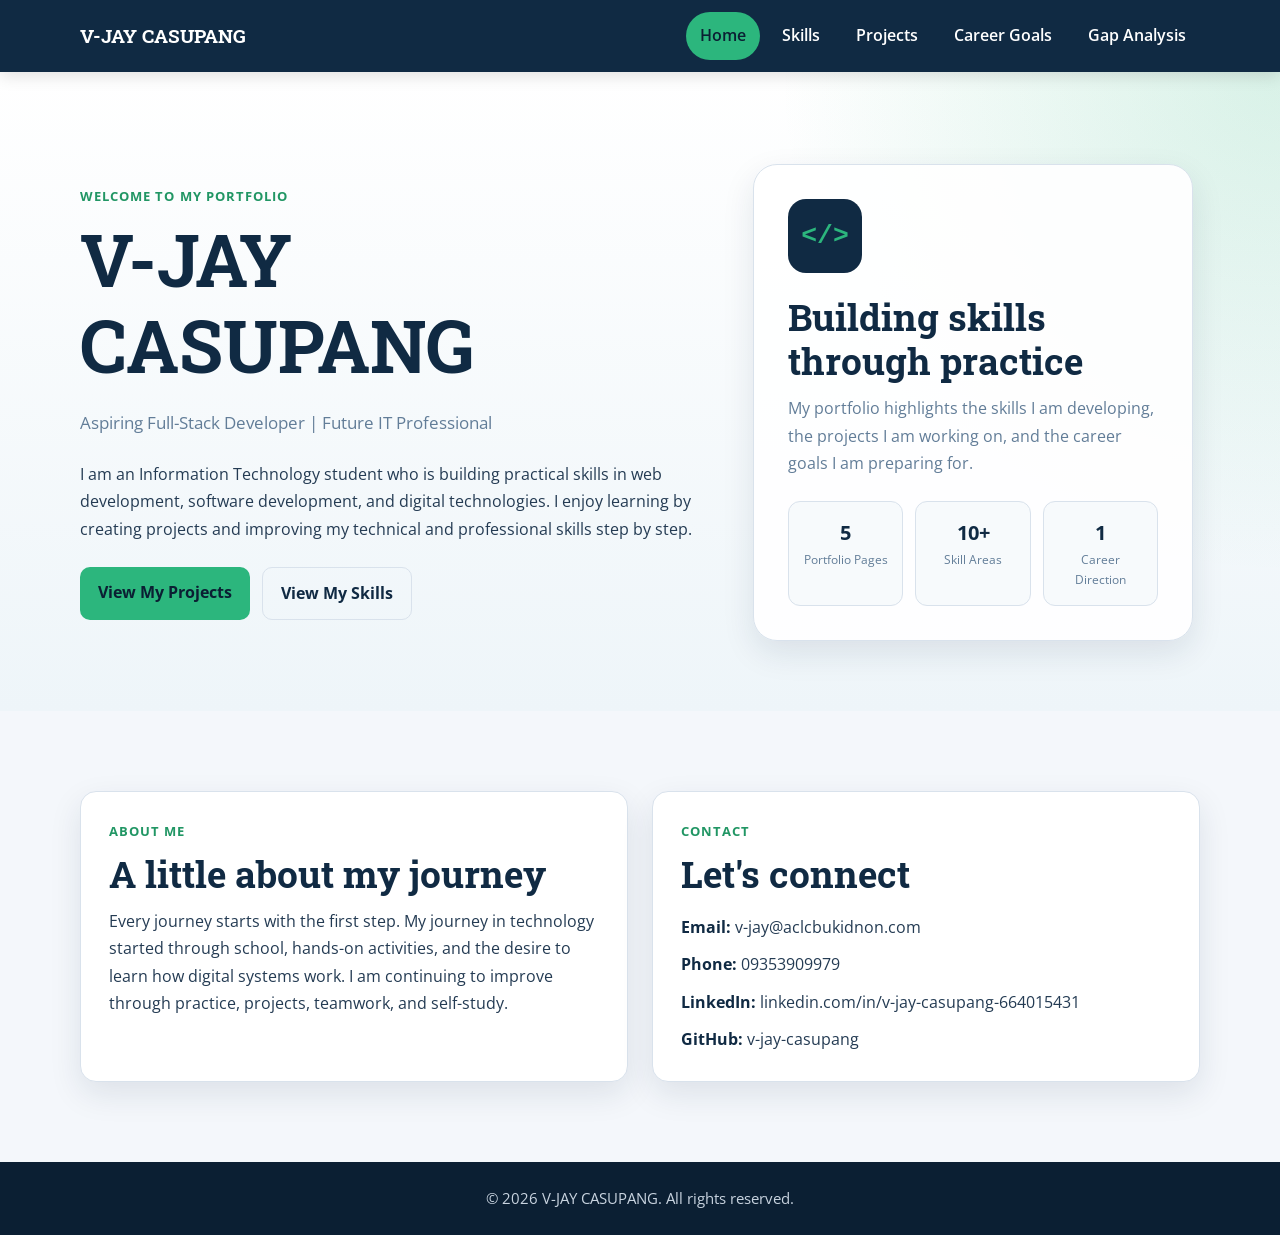
<file: index.html>
<!DOCTYPE html>
<html lang="en">
<head>
  <meta charset="UTF-8">
  <meta name="viewport" content="width=device-width, initial-scale=1.0">
  <meta name="description" content="Personal portfolio of V-JAY CASUPANG.">
  <title>V-JAY CASUPANG | Personal Portfolio</title>
  <link rel="stylesheet" href="style.css">
</head>
<body>
  <a class="skip-link" href="#main-content">Skip to content</a>
  <header class="site-header"><div class="container navbar">
    <a class="brand" href="index.html">V-JAY CASUPANG</a>
    <nav aria-label="Main navigation"><ul class="nav-links">
      <li><a class="active" href="index.html">Home</a></li>
      <li><a href="skills.html">Skills</a></li>
      <li><a href="projects.html">Projects</a></li>
      <li><a href="goals.html">Career Goals</a></li>
      <li><a href="gap-analysis.html">Gap Analysis</a></li>
    </ul></nav>
  </div></header>

  <main id="main-content">
    <section class="hero"><div class="container hero-layout">
      <div class="hero-copy">
        <div class="eyebrow">Welcome to my portfolio</div>
        <h1>V-JAY CASUPANG</h1>
        <p class="lead">Aspiring Full-Stack Developer | Future IT Professional</p>
        <p>I am an Information Technology student who is building practical skills in web development, software development, and digital technologies. I enjoy learning by creating projects and improving my technical and professional skills step by step.</p>
        <div class="hero-actions">
          <a class="button" href="projects.html">View My Projects</a>
          <a class="button secondary" href="skills.html">View My Skills</a>
        </div>
      </div>
      <div class="hero-card" aria-label="Portfolio introduction">
        <div class="hero-card-icon" aria-hidden="true">&lt;/&gt;</div>
        <h2>Building skills through practice</h2>
        <p>My portfolio highlights the skills I am developing, the projects I am working on, and the career goals I am preparing for.</p>
        <div class="hero-stat-row">
          <div><strong>5</strong><span>Portfolio Pages</span></div>
          <div><strong>10+</strong><span>Skill Areas</span></div>
          <div><strong>1</strong><span>Career Direction</span></div>
        </div>
      </div>
    </div></section>

    <section class="section"><div class="container grid grid-2">
      <div class="card"><div class="eyebrow">About Me</div><h2>A little about my journey</h2>
        <p>Every journey starts with the first step. My journey in technology started through school, hands-on activities, and the desire to learn how digital systems work. I am continuing to improve through practice, projects, teamwork, and self-study.</p>
      </div>
      <div class="card"><div class="eyebrow">Contact</div><h2>Let's connect</h2>
        <ul class="contact-list">
          <li><strong>Email:</strong> v-jay@aclcbukidnon.com</li>
          <li><strong>Phone:</strong> 09353909979</li>
          <li><strong>LinkedIn:</strong> linkedin.com/in/v-jay-casupang-664015431</li>
          <li><strong>GitHub:</strong> v-jay-casupang</li>
        </ul>
      </div>
    </div></section>
  </main>
  <footer><div class="container">&copy; <span id="year">2026</span> V-JAY CASUPANG. All rights reserved.</div></footer>
  <script>document.getElementById("year").textContent = new Date().getFullYear();</script>
</body>
</html>
</file>
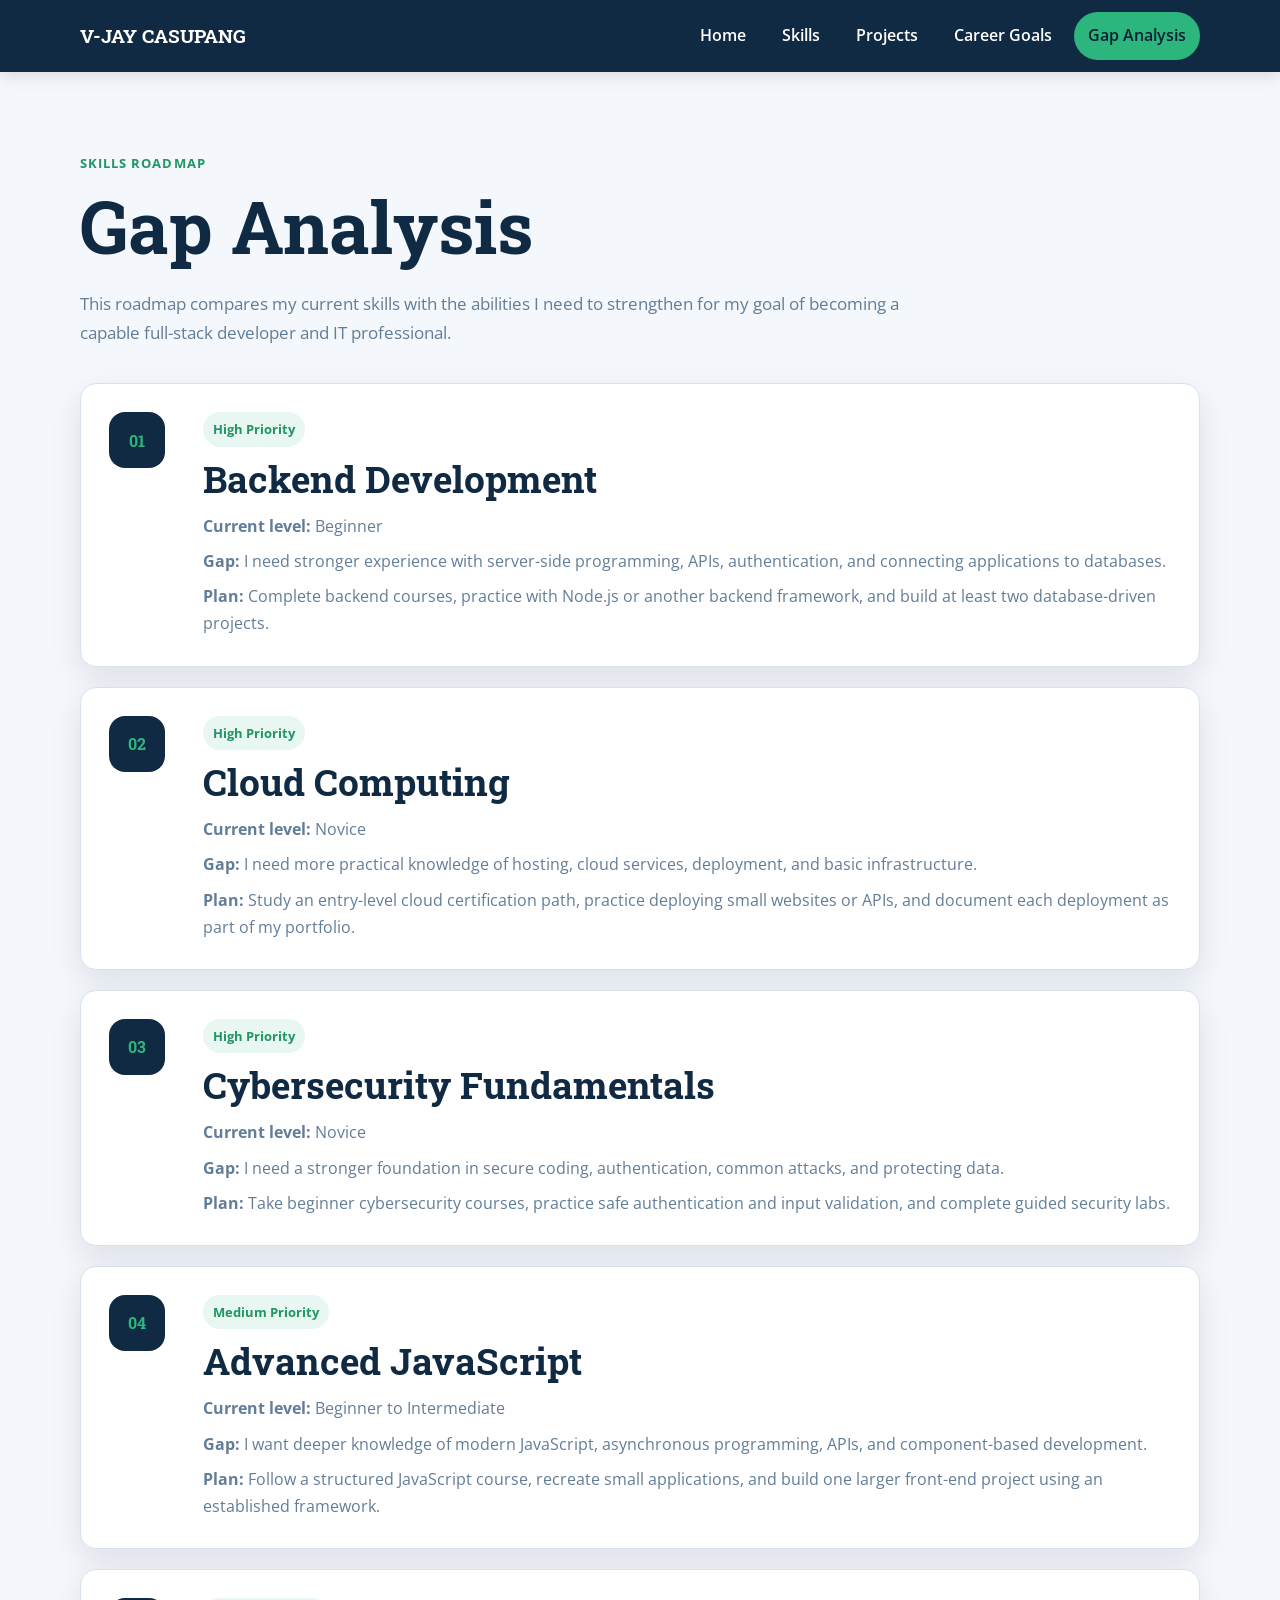
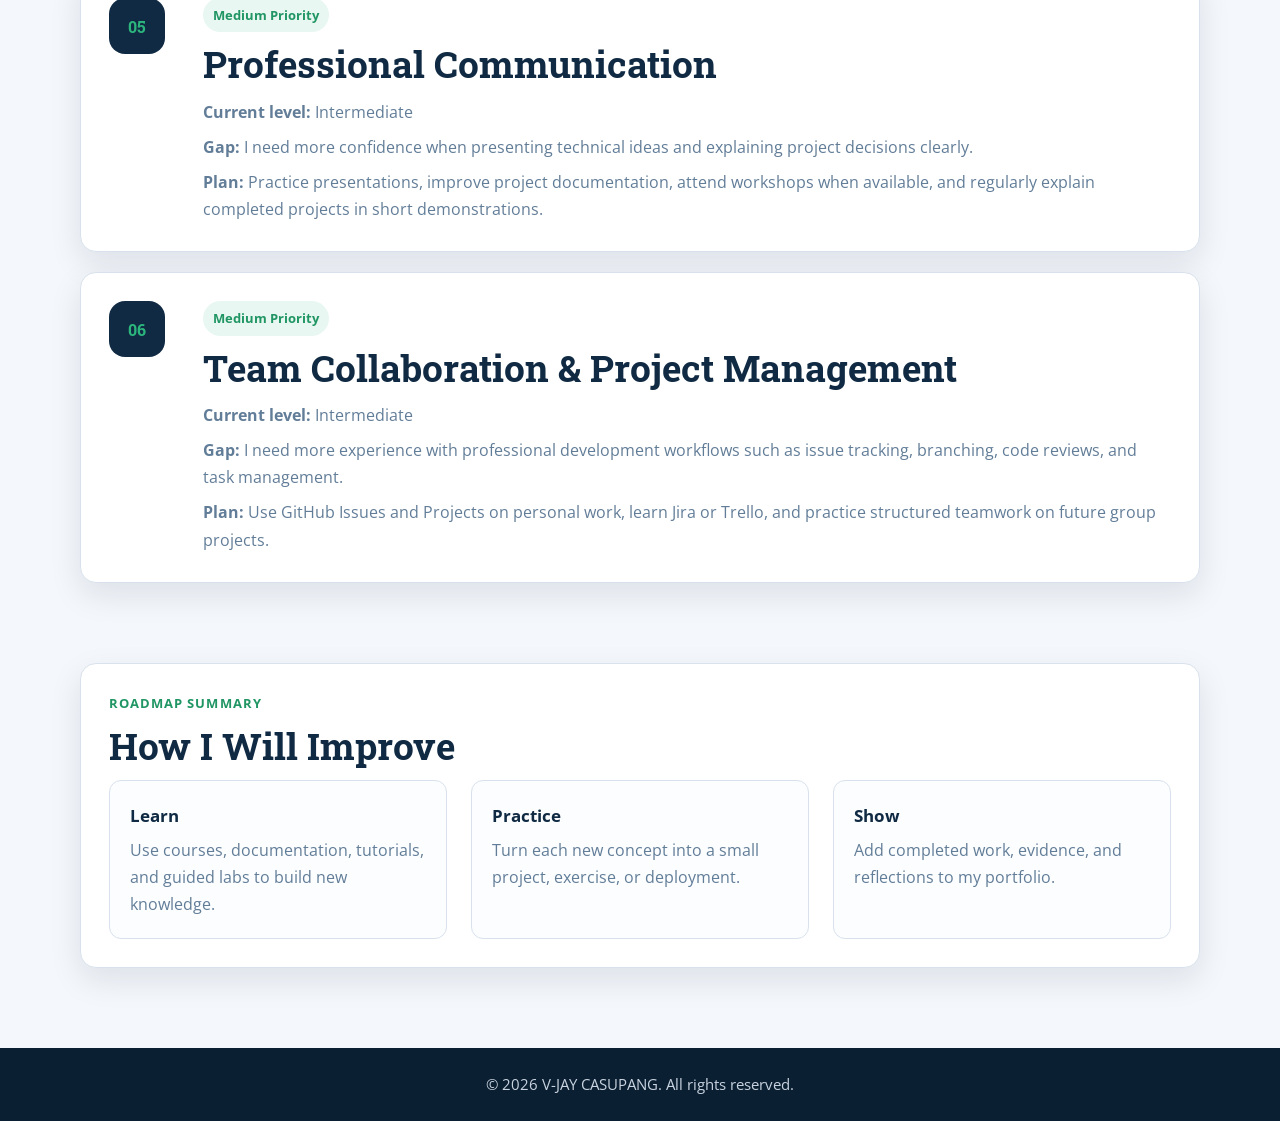
<file: gap-analysis.html>
<!DOCTYPE html>
<html lang="en">
<head><meta charset="UTF-8"><meta name="viewport" content="width=device-width, initial-scale=1.0"><meta name="description" content="Career skills gap analysis and improvement roadmap for V-JAY CASUPANG."><title>Gap Analysis | V-JAY CASUPANG</title><link rel="stylesheet" href="style.css"></head>
<body><a class="skip-link" href="#main-content">Skip to content</a>
<header class="site-header"><div class="container navbar"><a class="brand" href="index.html">V-JAY CASUPANG</a><nav aria-label="Main navigation"><ul class="nav-links"><li><a href="index.html">Home</a></li><li><a href="skills.html">Skills</a></li><li><a href="projects.html">Projects</a></li><li><a href="goals.html">Career Goals</a></li><li><a class="active" href="gap-analysis.html">Gap Analysis</a></li></ul></nav></div></header>
<main id="main-content"><section class="section"><div class="container"><div class="section-header"><div class="eyebrow">Skills Roadmap</div><h1>Gap Analysis</h1><p class="lead">This roadmap compares my current skills with the abilities I need to strengthen for my goal of becoming a capable full-stack developer and IT professional.</p></div>
<div class="roadmap">
<article class="card roadmap-card"><div class="roadmap-number">01</div><div><span class="badge">High Priority</span><h2>Backend Development</h2><p><strong>Current level:</strong> Beginner</p><p><strong>Gap:</strong> I need stronger experience with server-side programming, APIs, authentication, and connecting applications to databases.</p><p><strong>Plan:</strong> Complete backend courses, practice with Node.js or another backend framework, and build at least two database-driven projects.</p></div></article>
<article class="card roadmap-card"><div class="roadmap-number">02</div><div><span class="badge">High Priority</span><h2>Cloud Computing</h2><p><strong>Current level:</strong> Novice</p><p><strong>Gap:</strong> I need more practical knowledge of hosting, cloud services, deployment, and basic infrastructure.</p><p><strong>Plan:</strong> Study an entry-level cloud certification path, practice deploying small websites or APIs, and document each deployment as part of my portfolio.</p></div></article>
<article class="card roadmap-card"><div class="roadmap-number">03</div><div><span class="badge">High Priority</span><h2>Cybersecurity Fundamentals</h2><p><strong>Current level:</strong> Novice</p><p><strong>Gap:</strong> I need a stronger foundation in secure coding, authentication, common attacks, and protecting data.</p><p><strong>Plan:</strong> Take beginner cybersecurity courses, practice safe authentication and input validation, and complete guided security labs.</p></div></article>
<article class="card roadmap-card"><div class="roadmap-number">04</div><div><span class="badge">Medium Priority</span><h2>Advanced JavaScript</h2><p><strong>Current level:</strong> Beginner to Intermediate</p><p><strong>Gap:</strong> I want deeper knowledge of modern JavaScript, asynchronous programming, APIs, and component-based development.</p><p><strong>Plan:</strong> Follow a structured JavaScript course, recreate small applications, and build one larger front-end project using an established framework.</p></div></article>
<article class="card roadmap-card"><div class="roadmap-number">05</div><div><span class="badge">Medium Priority</span><h2>Professional Communication</h2><p><strong>Current level:</strong> Intermediate</p><p><strong>Gap:</strong> I need more confidence when presenting technical ideas and explaining project decisions clearly.</p><p><strong>Plan:</strong> Practice presentations, improve project documentation, attend workshops when available, and regularly explain completed projects in short demonstrations.</p></div></article>
<article class="card roadmap-card"><div class="roadmap-number">06</div><div><span class="badge">Medium Priority</span><h2>Team Collaboration &amp; Project Management</h2><p><strong>Current level:</strong> Intermediate</p><p><strong>Gap:</strong> I need more experience with professional development workflows such as issue tracking, branching, code reviews, and task management.</p><p><strong>Plan:</strong> Use GitHub Issues and Projects on personal work, learn Jira or Trello, and practice structured teamwork on future group projects.</p></div></article>
</div>
<section class="section" style="padding-bottom:0"><div class="card roadmap-summary"><div class="eyebrow">Roadmap Summary</div><h2>How I Will Improve</h2><div class="grid grid-3"><div class="roadmap-step"><strong>Learn</strong><p>Use courses, documentation, tutorials, and guided labs to build new knowledge.</p></div><div class="roadmap-step"><strong>Practice</strong><p>Turn each new concept into a small project, exercise, or deployment.</p></div><div class="roadmap-step"><strong>Show</strong><p>Add completed work, evidence, and reflections to my portfolio.</p></div></div></div></section>
</div></section></main><footer><div class="container">&copy; <span id="year">2026</span> V-JAY CASUPANG. All rights reserved.</div></footer><script>document.getElementById("year").textContent = new Date().getFullYear();</script></body></html>
</file>
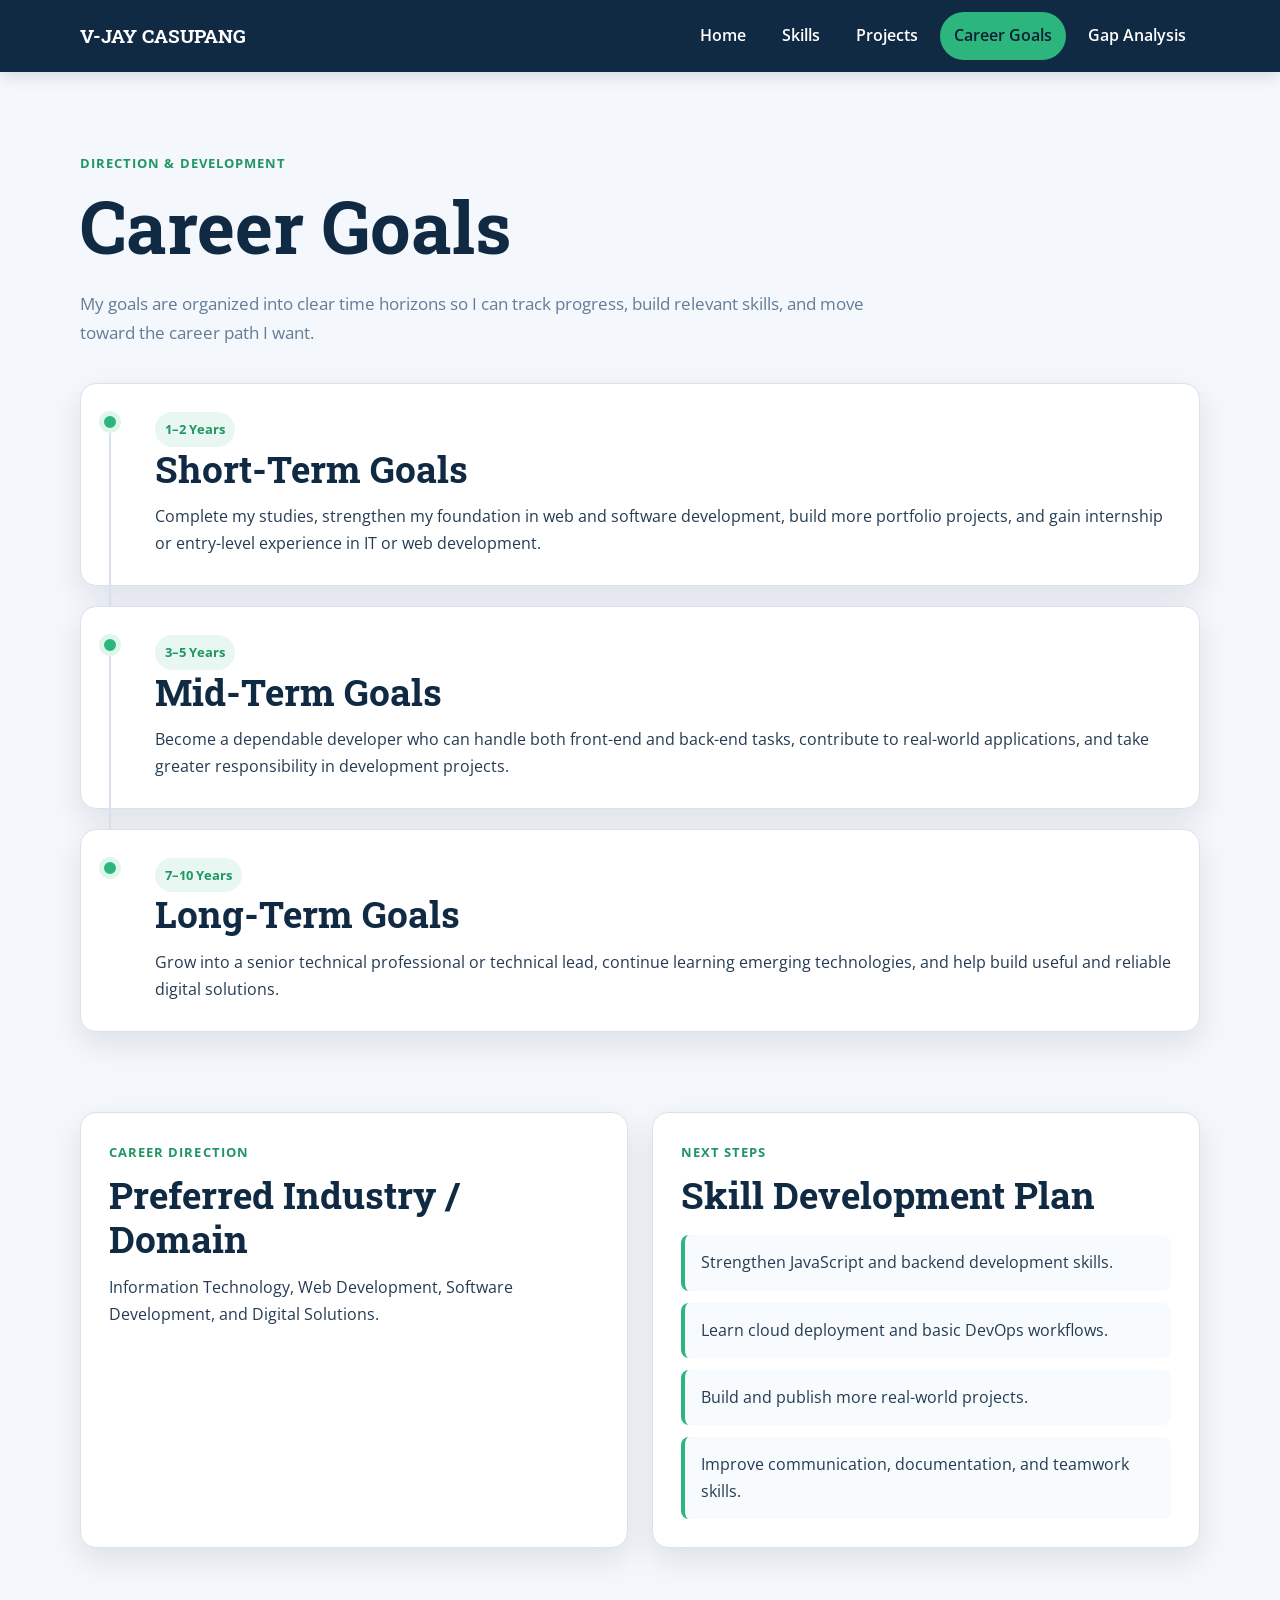
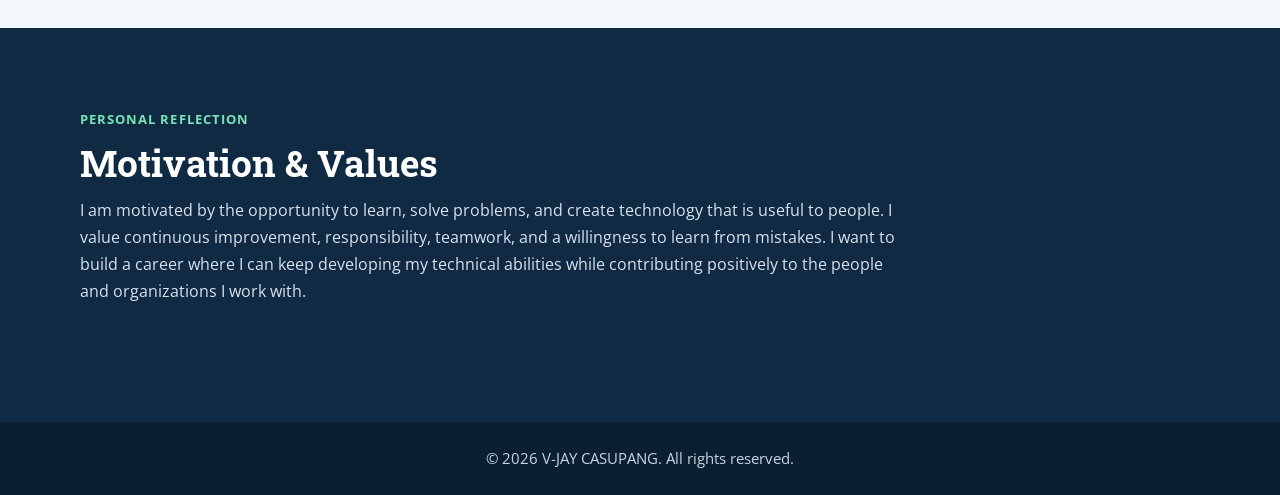
<file: goals.html>
<!DOCTYPE html>
<html lang="en">
<head><meta charset="UTF-8"><meta name="viewport" content="width=device-width, initial-scale=1.0"><meta name="description" content="Career goals portfolio for V-JAY CASUPANG."><title>Career Goals | V-JAY CASUPANG</title><link rel="stylesheet" href="style.css"></head>
<body><a class="skip-link" href="#main-content">Skip to content</a>
<header class="site-header"><div class="container navbar"><a class="brand" href="index.html">V-JAY CASUPANG</a><nav aria-label="Main navigation"><ul class="nav-links"><li><a href="index.html">Home</a></li><li><a href="skills.html">Skills</a></li><li><a href="projects.html">Projects</a></li><li><a class="active" href="goals.html">Career Goals</a></li><li><a href="gap-analysis.html">Gap Analysis</a></li></ul></nav></div></header>
<main id="main-content"><section class="section"><div class="container"><div class="section-header"><div class="eyebrow">Direction &amp; Development</div><h1>Career Goals</h1><p class="lead">My goals are organized into clear time horizons so I can track progress, build relevant skills, and move toward the career path I want.</p></div>
<div class="timeline">
<article class="card timeline-card"><span class="timeline-dot" aria-hidden="true"></span><span class="badge">1–2 Years</span><h2>Short-Term Goals</h2><p>Complete my studies, strengthen my foundation in web and software development, build more portfolio projects, and gain internship or entry-level experience in IT or web development.</p></article>
<article class="card timeline-card"><span class="timeline-dot" aria-hidden="true"></span><span class="badge">3–5 Years</span><h2>Mid-Term Goals</h2><p>Become a dependable developer who can handle both front-end and back-end tasks, contribute to real-world applications, and take greater responsibility in development projects.</p></article>
<article class="card timeline-card"><span class="timeline-dot" aria-hidden="true"></span><span class="badge">7–10 Years</span><h2>Long-Term Goals</h2><p>Grow into a senior technical professional or technical lead, continue learning emerging technologies, and help build useful and reliable digital solutions.</p></article>
</div>
<section class="section" style="padding-bottom:0"><div class="grid grid-2"><article class="card"><div class="eyebrow">Career Direction</div><h2>Preferred Industry / Domain</h2><p>Information Technology, Web Development, Software Development, and Digital Solutions.</p></article><article class="card"><div class="eyebrow">Next Steps</div><h2>Skill Development Plan</h2><ul class="goal-list" style="margin-top:18px"><li>Strengthen JavaScript and backend development skills.</li><li>Learn cloud deployment and basic DevOps workflows.</li><li>Build and publish more real-world projects.</li><li>Improve communication, documentation, and teamwork skills.</li></ul></article></div></section>
</div></section>
<section class="section reflection"><div class="container"><div class="section-header"><div class="eyebrow">Personal Reflection</div><h2>Motivation &amp; Values</h2><p>I am motivated by the opportunity to learn, solve problems, and create technology that is useful to people. I value continuous improvement, responsibility, teamwork, and a willingness to learn from mistakes. I want to build a career where I can keep developing my technical abilities while contributing positively to the people and organizations I work with.</p></div></div></section>
</main><footer><div class="container">&copy; <span id="year">2026</span> V-JAY CASUPANG. All rights reserved.</div></footer><script>document.getElementById("year").textContent = new Date().getFullYear();</script></body></html>
</file>
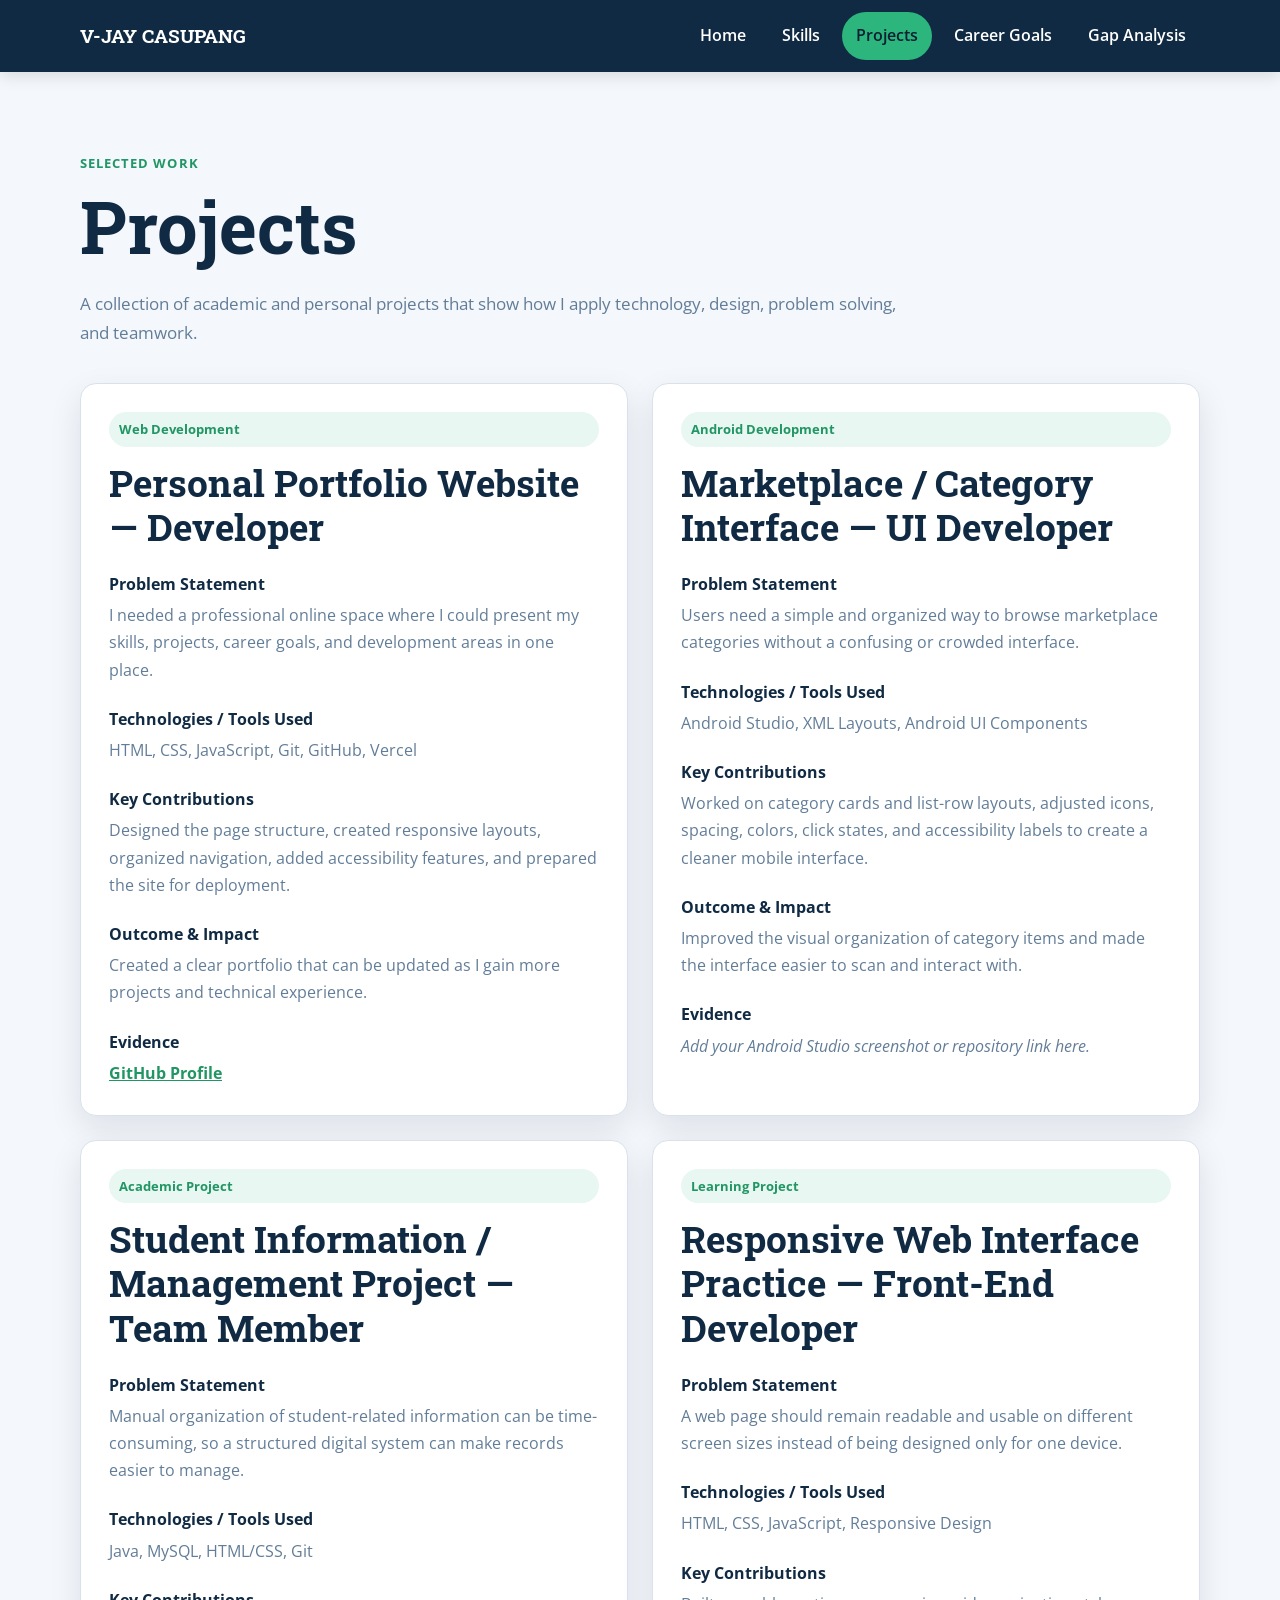
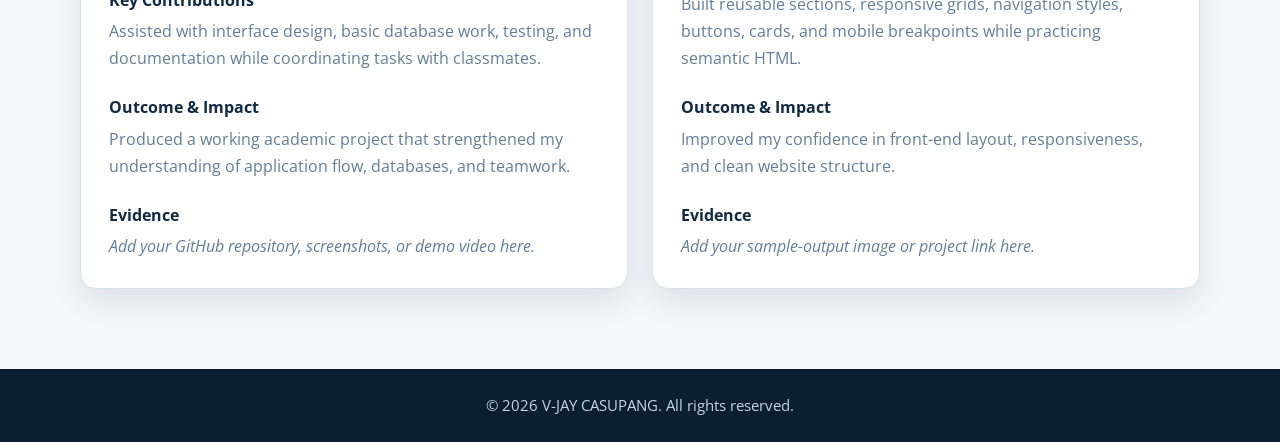
<file: projects.html>
<!DOCTYPE html>
<html lang="en">
<head><meta charset="UTF-8"><meta name="viewport" content="width=device-width, initial-scale=1.0"><meta name="description" content="Projects portfolio of V-JAY CASUPANG."><title>Projects | V-JAY CASUPANG</title><link rel="stylesheet" href="style.css"></head>
<body><a class="skip-link" href="#main-content">Skip to content</a>
<header class="site-header"><div class="container navbar"><a class="brand" href="index.html">V-JAY CASUPANG</a><nav aria-label="Main navigation"><ul class="nav-links"><li><a href="index.html">Home</a></li><li><a href="skills.html">Skills</a></li><li><a class="active" href="projects.html">Projects</a></li><li><a href="goals.html">Career Goals</a></li><li><a href="gap-analysis.html">Gap Analysis</a></li></ul></nav></div></header>
<main id="main-content"><section class="section"><div class="container"><div class="section-header"><div class="eyebrow">Selected Work</div><h1>Projects</h1><p class="lead">A collection of academic and personal projects that show how I apply technology, design, problem solving, and teamwork.</p></div>
<div class="project-grid">
<article class="card project-card"><span class="badge">Web Development</span><h2>Personal Portfolio Website — Developer</h2><div class="project-block"><strong>Problem Statement</strong><p>I needed a professional online space where I could present my skills, projects, career goals, and development areas in one place.</p></div><div class="project-block"><strong>Technologies / Tools Used</strong><p>HTML, CSS, JavaScript, Git, GitHub, Vercel</p></div><div class="project-block"><strong>Key Contributions</strong><p>Designed the page structure, created responsive layouts, organized navigation, added accessibility features, and prepared the site for deployment.</p></div><div class="project-block"><strong>Outcome &amp; Impact</strong><p>Created a clear portfolio that can be updated as I gain more projects and technical experience.</p></div><div class="project-block"><strong>Evidence</strong><p><a class="text-link" href="https://github.com/v-jay-casupang" target="_blank" rel="noopener noreferrer">GitHub Profile</a></p></div></article>
<article class="card project-card"><span class="badge">Android Development</span><h2>Marketplace / Category Interface — UI Developer</h2><div class="project-block"><strong>Problem Statement</strong><p>Users need a simple and organized way to browse marketplace categories without a confusing or crowded interface.</p></div><div class="project-block"><strong>Technologies / Tools Used</strong><p>Android Studio, XML Layouts, Android UI Components</p></div><div class="project-block"><strong>Key Contributions</strong><p>Worked on category cards and list-row layouts, adjusted icons, spacing, colors, click states, and accessibility labels to create a cleaner mobile interface.</p></div><div class="project-block"><strong>Outcome &amp; Impact</strong><p>Improved the visual organization of category items and made the interface easier to scan and interact with.</p></div><div class="project-block"><strong>Evidence</strong><p><span class="evidence-placeholder">Add your Android Studio screenshot or repository link here.</span></p></div></article>
<article class="card project-card"><span class="badge">Academic Project</span><h2>Student Information / Management Project — Team Member</h2><div class="project-block"><strong>Problem Statement</strong><p>Manual organization of student-related information can be time-consuming, so a structured digital system can make records easier to manage.</p></div><div class="project-block"><strong>Technologies / Tools Used</strong><p>Java, MySQL, HTML/CSS, Git</p></div><div class="project-block"><strong>Key Contributions</strong><p>Assisted with interface design, basic database work, testing, and documentation while coordinating tasks with classmates.</p></div><div class="project-block"><strong>Outcome &amp; Impact</strong><p>Produced a working academic project that strengthened my understanding of application flow, databases, and teamwork.</p></div><div class="project-block"><strong>Evidence</strong><p><span class="evidence-placeholder">Add your GitHub repository, screenshots, or demo video here.</span></p></div></article>
<article class="card project-card"><span class="badge">Learning Project</span><h2>Responsive Web Interface Practice — Front-End Developer</h2><div class="project-block"><strong>Problem Statement</strong><p>A web page should remain readable and usable on different screen sizes instead of being designed only for one device.</p></div><div class="project-block"><strong>Technologies / Tools Used</strong><p>HTML, CSS, JavaScript, Responsive Design</p></div><div class="project-block"><strong>Key Contributions</strong><p>Built reusable sections, responsive grids, navigation styles, buttons, cards, and mobile breakpoints while practicing semantic HTML.</p></div><div class="project-block"><strong>Outcome &amp; Impact</strong><p>Improved my confidence in front-end layout, responsiveness, and clean website structure.</p></div><div class="project-block"><strong>Evidence</strong><p><span class="evidence-placeholder">Add your sample-output image or project link here.</span></p></div></article>
</div></div></section></main>
<footer><div class="container">&copy; <span id="year">2026</span> V-JAY CASUPANG. All rights reserved.</div></footer><script>document.getElementById("year").textContent = new Date().getFullYear();</script></body></html>
</file>
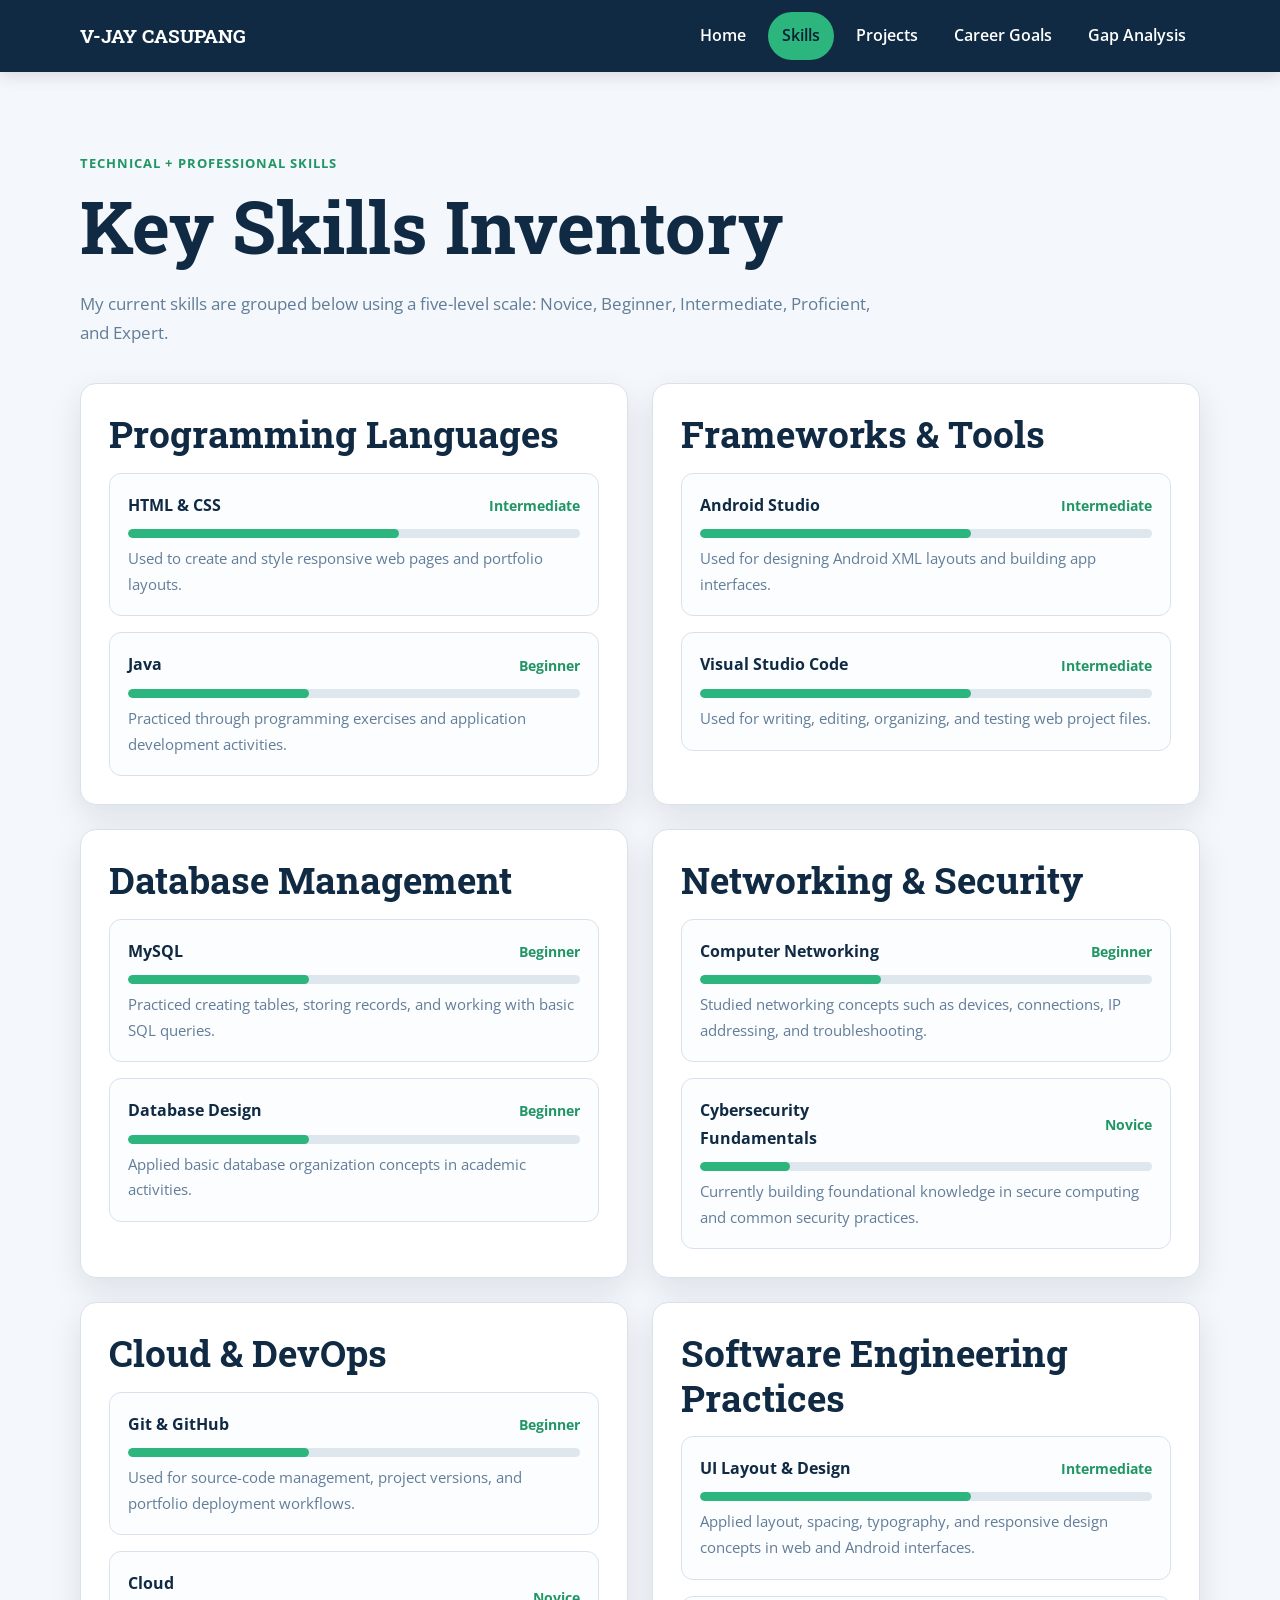
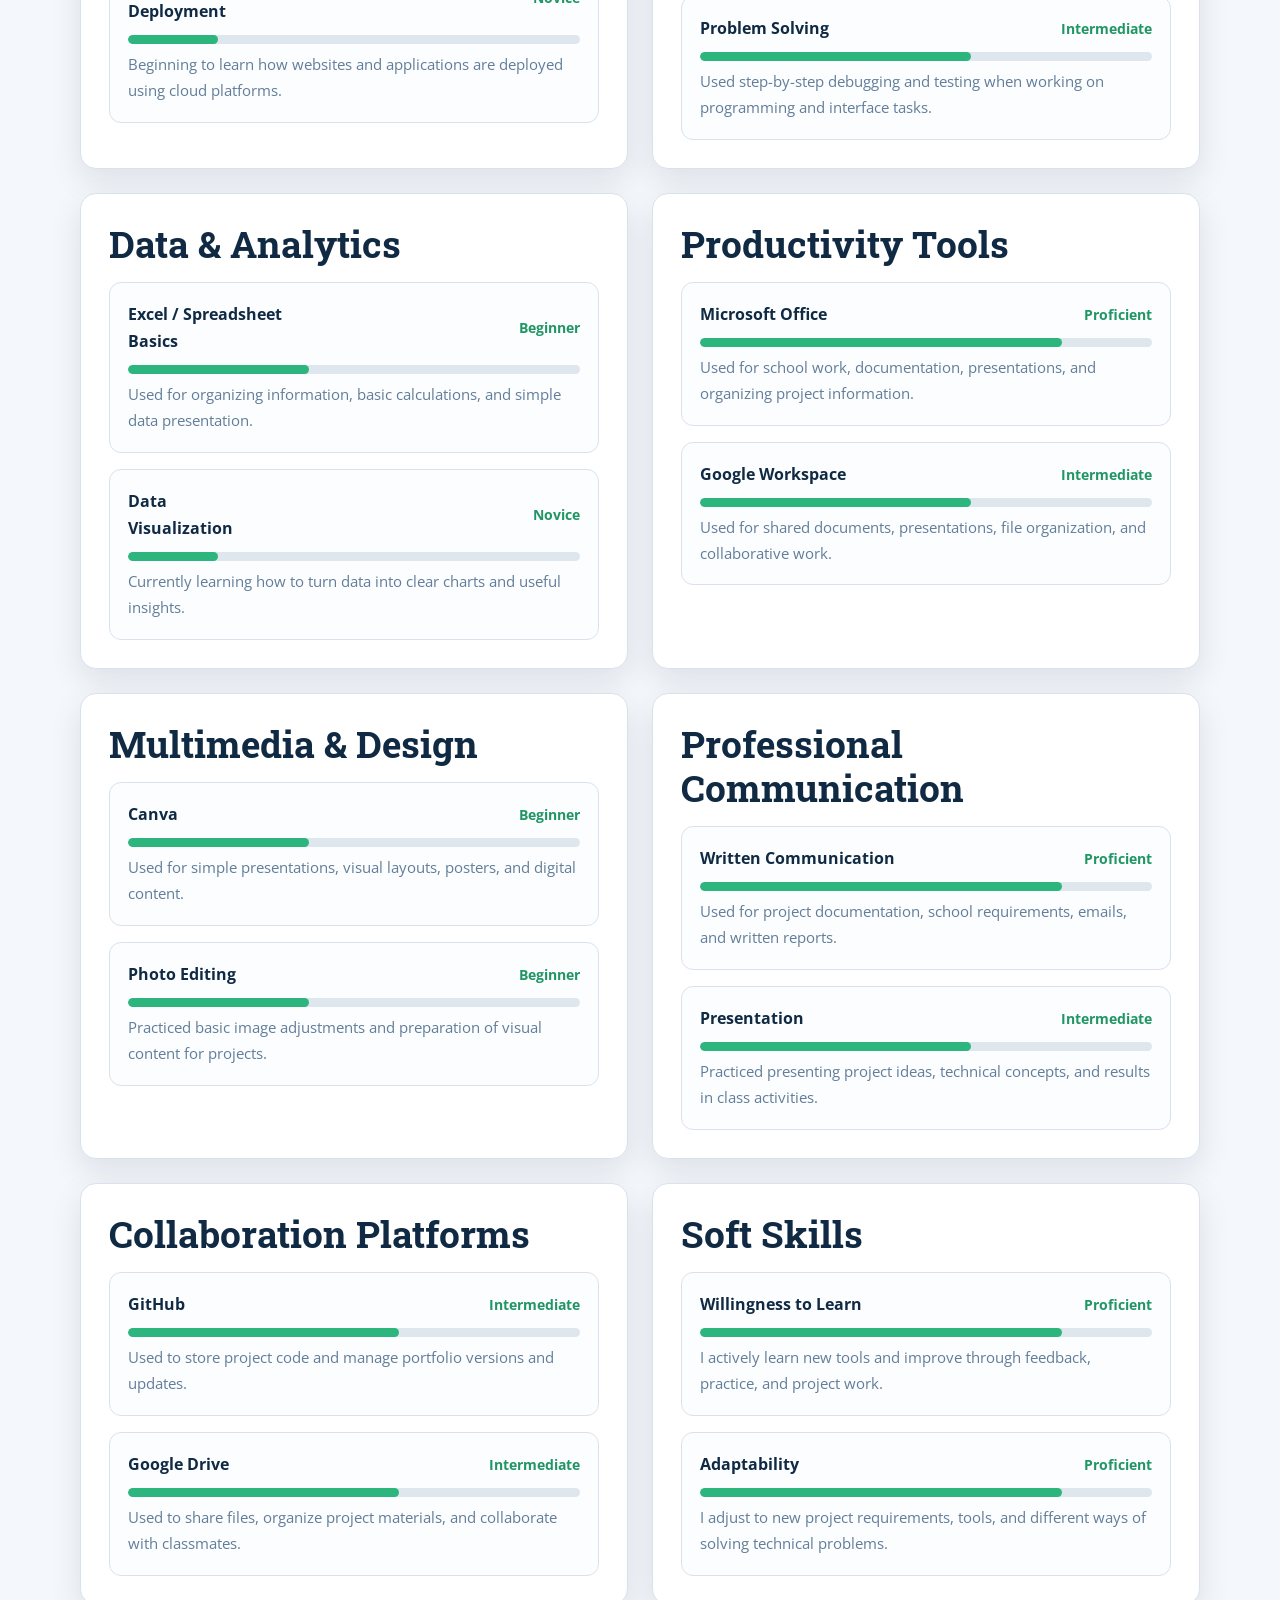
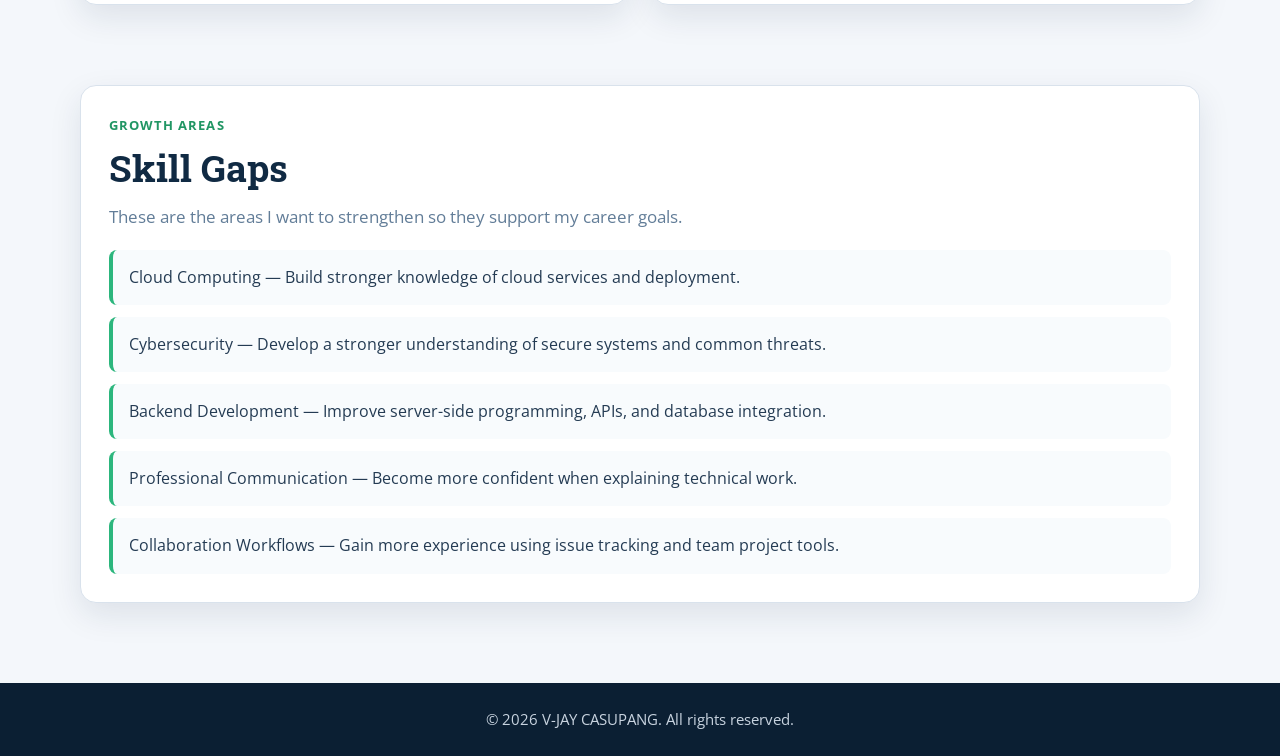
<file: skills.html>
<!DOCTYPE html>
<html lang="en">
<head><meta charset="UTF-8"><meta name="viewport" content="width=device-width, initial-scale=1.0"><meta name="description" content="Key skills inventory for V-JAY CASUPANG."><title>Key Skills Inventory | V-JAY CASUPANG</title><link rel="stylesheet" href="style.css"></head>
<body>
<a class="skip-link" href="#main-content">Skip to content</a>
<header class="site-header"><div class="container navbar"><a class="brand" href="index.html">V-JAY CASUPANG</a><nav aria-label="Main navigation"><ul class="nav-links">
<li><a href="index.html">Home</a></li><li><a class="active" href="skills.html">Skills</a></li><li><a href="projects.html">Projects</a></li><li><a href="goals.html">Career Goals</a></li><li><a href="gap-analysis.html">Gap Analysis</a></li>
</ul></nav></div></header>
<main id="main-content"><section class="section"><div class="container">
<div class="section-header"><div class="eyebrow">Technical + Professional Skills</div><h1>Key Skills Inventory</h1><p class="lead">My current skills are grouped below using a five-level scale: Novice, Beginner, Intermediate, Proficient, and Expert.</p></div>
<div class="grid grid-2">
<div class="card skill-category"><h2>Programming Languages</h2><div class="skill-list">
<article class="skill-item level-3"><div class="skill-top"><span class="skill-name">HTML &amp; CSS</span><span class="proficiency">Intermediate</span></div><div class="progress" aria-label="Intermediate proficiency"><span></span></div><p class="skill-context">Used to create and style responsive web pages and portfolio layouts.</p></article>
<article class="skill-item level-2"><div class="skill-top"><span class="skill-name">Java</span><span class="proficiency">Beginner</span></div><div class="progress" aria-label="Beginner proficiency"><span></span></div><p class="skill-context">Practiced through programming exercises and application development activities.</p></article>
</div></div>
<div class="card skill-category"><h2>Frameworks &amp; Tools</h2><div class="skill-list">
<article class="skill-item level-3"><div class="skill-top"><span class="skill-name">Android Studio</span><span class="proficiency">Intermediate</span></div><div class="progress" aria-label="Intermediate proficiency"><span></span></div><p class="skill-context">Used for designing Android XML layouts and building app interfaces.</p></article>
<article class="skill-item level-3"><div class="skill-top"><span class="skill-name">Visual Studio Code</span><span class="proficiency">Intermediate</span></div><div class="progress" aria-label="Intermediate proficiency"><span></span></div><p class="skill-context">Used for writing, editing, organizing, and testing web project files.</p></article>
</div></div>
<div class="card skill-category"><h2>Database Management</h2><div class="skill-list">
<article class="skill-item level-2"><div class="skill-top"><span class="skill-name">MySQL</span><span class="proficiency">Beginner</span></div><div class="progress" aria-label="Beginner proficiency"><span></span></div><p class="skill-context">Practiced creating tables, storing records, and working with basic SQL queries.</p></article>
<article class="skill-item level-2"><div class="skill-top"><span class="skill-name">Database Design</span><span class="proficiency">Beginner</span></div><div class="progress" aria-label="Beginner proficiency"><span></span></div><p class="skill-context">Applied basic database organization concepts in academic activities.</p></article>
</div></div>
<div class="card skill-category"><h2>Networking &amp; Security</h2><div class="skill-list">
<article class="skill-item level-2"><div class="skill-top"><span class="skill-name">Computer Networking</span><span class="proficiency">Beginner</span></div><div class="progress" aria-label="Beginner proficiency"><span></span></div><p class="skill-context">Studied networking concepts such as devices, connections, IP addressing, and troubleshooting.</p></article>
<article class="skill-item level-1"><div class="skill-top"><span class="skill-name">Cybersecurity Fundamentals</span><span class="proficiency">Novice</span></div><div class="progress" aria-label="Novice proficiency"><span></span></div><p class="skill-context">Currently building foundational knowledge in secure computing and common security practices.</p></article>
</div></div>
<div class="card skill-category"><h2>Cloud &amp; DevOps</h2><div class="skill-list">
<article class="skill-item level-2"><div class="skill-top"><span class="skill-name">Git &amp; GitHub</span><span class="proficiency">Beginner</span></div><div class="progress" aria-label="Beginner proficiency"><span></span></div><p class="skill-context">Used for source-code management, project versions, and portfolio deployment workflows.</p></article>
<article class="skill-item level-1"><div class="skill-top"><span class="skill-name">Cloud Deployment</span><span class="proficiency">Novice</span></div><div class="progress" aria-label="Novice proficiency"><span></span></div><p class="skill-context">Beginning to learn how websites and applications are deployed using cloud platforms.</p></article>
</div></div>
<div class="card skill-category"><h2>Software Engineering Practices</h2><div class="skill-list">
<article class="skill-item level-3"><div class="skill-top"><span class="skill-name">UI Layout &amp; Design</span><span class="proficiency">Intermediate</span></div><div class="progress" aria-label="Intermediate proficiency"><span></span></div><p class="skill-context">Applied layout, spacing, typography, and responsive design concepts in web and Android interfaces.</p></article>
<article class="skill-item level-3"><div class="skill-top"><span class="skill-name">Problem Solving</span><span class="proficiency">Intermediate</span></div><div class="progress" aria-label="Intermediate proficiency"><span></span></div><p class="skill-context">Used step-by-step debugging and testing when working on programming and interface tasks.</p></article>
</div></div>
<div class="card skill-category"><h2>Data &amp; Analytics</h2><div class="skill-list">
<article class="skill-item level-2"><div class="skill-top"><span class="skill-name">Excel / Spreadsheet Basics</span><span class="proficiency">Beginner</span></div><div class="progress" aria-label="Beginner proficiency"><span></span></div><p class="skill-context">Used for organizing information, basic calculations, and simple data presentation.</p></article>
<article class="skill-item level-1"><div class="skill-top"><span class="skill-name">Data Visualization</span><span class="proficiency">Novice</span></div><div class="progress" aria-label="Novice proficiency"><span></span></div><p class="skill-context">Currently learning how to turn data into clear charts and useful insights.</p></article>
</div></div>
<div class="card skill-category"><h2>Productivity Tools</h2><div class="skill-list">
<article class="skill-item level-4"><div class="skill-top"><span class="skill-name">Microsoft Office</span><span class="proficiency">Proficient</span></div><div class="progress" aria-label="Proficient proficiency"><span></span></div><p class="skill-context">Used for school work, documentation, presentations, and organizing project information.</p></article>
<article class="skill-item level-3"><div class="skill-top"><span class="skill-name">Google Workspace</span><span class="proficiency">Intermediate</span></div><div class="progress" aria-label="Intermediate proficiency"><span></span></div><p class="skill-context">Used for shared documents, presentations, file organization, and collaborative work.</p></article>
</div></div>
<div class="card skill-category"><h2>Multimedia &amp; Design</h2><div class="skill-list">
<article class="skill-item level-2"><div class="skill-top"><span class="skill-name">Canva</span><span class="proficiency">Beginner</span></div><div class="progress" aria-label="Beginner proficiency"><span></span></div><p class="skill-context">Used for simple presentations, visual layouts, posters, and digital content.</p></article>
<article class="skill-item level-2"><div class="skill-top"><span class="skill-name">Photo Editing</span><span class="proficiency">Beginner</span></div><div class="progress" aria-label="Beginner proficiency"><span></span></div><p class="skill-context">Practiced basic image adjustments and preparation of visual content for projects.</p></article>
</div></div>
<div class="card skill-category"><h2>Professional Communication</h2><div class="skill-list">
<article class="skill-item level-4"><div class="skill-top"><span class="skill-name">Written Communication</span><span class="proficiency">Proficient</span></div><div class="progress" aria-label="Proficient proficiency"><span></span></div><p class="skill-context">Used for project documentation, school requirements, emails, and written reports.</p></article>
<article class="skill-item level-3"><div class="skill-top"><span class="skill-name">Presentation</span><span class="proficiency">Intermediate</span></div><div class="progress" aria-label="Intermediate proficiency"><span></span></div><p class="skill-context">Practiced presenting project ideas, technical concepts, and results in class activities.</p></article>
</div></div>
<div class="card skill-category"><h2>Collaboration Platforms</h2><div class="skill-list">
<article class="skill-item level-3"><div class="skill-top"><span class="skill-name">GitHub</span><span class="proficiency">Intermediate</span></div><div class="progress" aria-label="Intermediate proficiency"><span></span></div><p class="skill-context">Used to store project code and manage portfolio versions and updates.</p></article>
<article class="skill-item level-3"><div class="skill-top"><span class="skill-name">Google Drive</span><span class="proficiency">Intermediate</span></div><div class="progress" aria-label="Intermediate proficiency"><span></span></div><p class="skill-context">Used to share files, organize project materials, and collaborate with classmates.</p></article>
</div></div>
<div class="card skill-category"><h2>Soft Skills</h2><div class="skill-list">
<article class="skill-item level-4"><div class="skill-top"><span class="skill-name">Willingness to Learn</span><span class="proficiency">Proficient</span></div><div class="progress" aria-label="Proficient proficiency"><span></span></div><p class="skill-context">I actively learn new tools and improve through feedback, practice, and project work.</p></article>
<article class="skill-item level-4"><div class="skill-top"><span class="skill-name">Adaptability</span><span class="proficiency">Proficient</span></div><div class="progress" aria-label="Proficient proficiency"><span></span></div><p class="skill-context">I adjust to new project requirements, tools, and different ways of solving technical problems.</p></article>
</div></div>
</div>
<section class="section" style="padding-bottom:0"><div class="card"><div class="eyebrow">Growth Areas</div><h2>Skill Gaps</h2><p class="lead" style="margin-bottom:18px">These are the areas I want to strengthen so they support my career goals.</p><ul class="gap-list">
<li>Cloud Computing — Build stronger knowledge of cloud services and deployment.</li>
<li>Cybersecurity — Develop a stronger understanding of secure systems and common threats.</li>
<li>Backend Development — Improve server-side programming, APIs, and database integration.</li>
<li>Professional Communication — Become more confident when explaining technical work.</li>
<li>Collaboration Workflows — Gain more experience using issue tracking and team project tools.</li>
</ul></div></section>
</div></section></main>
<footer><div class="container">&copy; <span id="year">2026</span> V-JAY CASUPANG. All rights reserved.</div></footer>
<script>document.getElementById("year").textContent = new Date().getFullYear();</script>
</body></html>
</file>
<file: style.css>
@import url('https://fonts.googleapis.com/css2?family=Open+Sans:wght@400;500;600;700&family=Roboto+Slab:wght@600;700&display=swap');
:root{--navy:#102a43;--navy-dark:#0b1f33;--accent:#2cb67d;--accent-dark:#219664;--white:#fff;--bg:#f4f7fb;--surface:#fff;--text:#243b53;--muted:#627d98;--border:#d9e2ec;--shadow:0 12px 32px rgba(16,42,67,.10);--radius:16px}
*{box-sizing:border-box;margin:0;padding:0}html{scroll-behavior:smooth}body{font-family:"Open Sans",Arial,sans-serif;color:var(--text);background:var(--bg);line-height:1.7}a{color:inherit;text-decoration:none}.container{width:min(1120px,92%);margin:0 auto}.site-header{background:var(--navy);color:var(--white);position:sticky;top:0;z-index:1000;box-shadow:0 4px 16px rgba(0,0,0,.12)}.navbar{min-height:72px;display:flex;align-items:center;justify-content:space-between;gap:24px}.brand{font-family:"Roboto Slab",Georgia,serif;font-size:1.2rem;font-weight:700;white-space:nowrap}.nav-links{display:flex;list-style:none;gap:8px;flex-wrap:wrap;justify-content:flex-end}.nav-links a{display:inline-block;padding:10px 14px;border-radius:999px;font-weight:600;transition:background .2s ease,color .2s ease}.nav-links a:hover,.nav-links a.active{background:var(--accent);color:var(--navy-dark)}main{min-height:calc(100vh - 150px)}.section{padding:80px 0}.section-header{max-width:820px;margin-bottom:36px}.eyebrow{color:var(--accent-dark);font-weight:700;text-transform:uppercase;letter-spacing:.08em;font-size:.82rem;margin-bottom:10px}h1,h2,h3{font-family:"Roboto Slab",Georgia,serif;line-height:1.2;color:var(--navy)}h1{font-size:clamp(2.3rem,6vw,4.5rem);margin-bottom:18px}h2{font-size:clamp(1.6rem,4vw,2.3rem);margin-bottom:12px}.lead{color:var(--muted);font-size:1.08rem}.card{background:var(--surface);border:1px solid var(--border);border-radius:var(--radius);box-shadow:var(--shadow);padding:28px}.grid{display:grid;gap:24px}.grid-2{grid-template-columns:repeat(2,minmax(0,1fr))}.grid-3{grid-template-columns:repeat(3,minmax(0,1fr))}.badge{display:inline-flex;align-items:center;gap:6px;padding:6px 10px;border-radius:999px;background:#e8f7f1;color:var(--accent-dark);font-size:.82rem;font-weight:700}.button{display:inline-block;padding:12px 18px;border-radius:10px;background:var(--accent);color:var(--navy-dark);font-weight:700;transition:transform .2s ease,background .2s ease}.button:hover{background:#39c98d;transform:translateY(-2px)}.button.secondary{background:transparent;color:var(--navy);border:1px solid var(--border)}.button.secondary:hover{background:var(--white)}.hero{padding:92px 0 70px;background:radial-gradient(circle at top right,rgba(44,182,125,.18),transparent 35%),linear-gradient(180deg,#fff 0%,#eef5f9 100%)}.hero-layout{display:grid;grid-template-columns:1.15fr .85fr;align-items:center;gap:52px}.hero-copy p{max-width:700px;margin-bottom:24px}.hero-actions{display:flex;gap:12px;flex-wrap:wrap}.hero-card{max-width:440px;margin:0 auto;padding:34px;background:rgba(255,255,255,.92);border:1px solid var(--border);border-radius:24px;box-shadow:var(--shadow)}.hero-card-icon{width:74px;height:74px;display:grid;place-items:center;margin-bottom:22px;border-radius:18px;background:var(--navy);color:var(--accent);font-family:monospace;font-size:1.65rem;font-weight:700}.hero-card p{color:var(--muted);margin-bottom:24px}.hero-stat-row{display:grid;grid-template-columns:repeat(3,1fr);gap:12px}.hero-stat-row div{padding:14px;border-radius:12px;background:#f7fafc;border:1px solid var(--border);text-align:center}.hero-stat-row strong,.hero-stat-row span{display:block}.hero-stat-row strong{font-size:1.25rem;color:var(--navy)}.hero-stat-row span{font-size:.75rem;color:var(--muted)}.contact-list{list-style:none;display:grid;gap:10px;margin-top:18px}.contact-list strong{color:var(--navy)}.skill-list{display:grid;gap:16px;margin-top:16px}.skill-item{padding:18px;border:1px solid var(--border);border-radius:12px;background:#fbfdff}.skill-top{display:flex;justify-content:space-between;gap:16px;margin-bottom:10px;align-items:center}.skill-name{font-weight:700;color:var(--navy)}.skill-context{color:var(--muted);margin-top:8px;font-size:.95rem}.proficiency{min-width:120px;text-align:right;font-weight:700;font-size:.85rem;color:var(--accent-dark)}.progress{height:9px;border-radius:999px;background:#dfe7ee;overflow:hidden}.progress span{display:block;height:100%;background:var(--accent);border-radius:inherit}.level-1 span{width:20%}.level-2 span{width:40%}.level-3 span{width:60%}.level-4 span{width:80%}.level-5 span{width:100%}.gap-list,.goal-list{list-style:none;display:grid;gap:12px}.gap-list li,.goal-list li{padding:14px 16px;border-left:4px solid var(--accent);background:#f8fbfd;border-radius:8px}.project-grid{display:grid;grid-template-columns:repeat(2,minmax(0,1fr));gap:24px}.project-card{display:flex;flex-direction:column;gap:14px}.project-card h2{margin-bottom:0}.project-block{padding-top:8px}.project-block strong{display:block;color:var(--navy);margin-bottom:4px}.project-block p{color:var(--muted)}.text-link{color:var(--accent-dark);text-decoration:underline;font-weight:700}.evidence-placeholder{color:var(--muted);font-style:italic}.timeline{display:grid;gap:20px}.timeline-card{position:relative;padding-left:74px}.timeline-card::before{content:"";position:absolute;left:28px;top:32px;bottom:-32px;width:2px;background:var(--border)}.timeline-card:last-child::before{display:none}.timeline-dot{position:absolute;left:18px;top:27px;width:22px;height:22px;border-radius:50%;background:var(--accent);border:5px solid #dff6ed}.reflection{background:var(--navy);color:var(--white)}.reflection h2,.reflection h3{color:var(--white)}.reflection p{color:#d9e2ec}.reflection .eyebrow{color:#79e2b6}.roadmap{display:grid;gap:20px}.roadmap-card{display:grid;grid-template-columns:72px 1fr;gap:22px;align-items:start}.roadmap-number{width:56px;height:56px;display:grid;place-items:center;border-radius:16px;background:var(--navy);color:var(--accent);font-family:"Roboto Slab",Georgia,serif;font-weight:700}.roadmap-card p{color:var(--muted);margin-top:8px}.roadmap-card .badge{margin-bottom:10px}.roadmap-summary{margin-top:0}.roadmap-step{padding:20px;border:1px solid var(--border);background:#fbfdff;border-radius:12px}.roadmap-step strong{color:var(--navy);display:block;margin-bottom:6px;font-size:1.08rem}.roadmap-step p{color:var(--muted)}footer{background:var(--navy-dark);color:#c8d3df;text-align:center;padding:24px 0;font-size:.92rem}.skip-link{position:absolute;left:-9999px;top:auto}.skip-link:focus{left:12px;top:12px;z-index:2000;background:var(--white);color:var(--navy);padding:10px 14px;border-radius:8px}@media(max-width:980px){.hero-layout,.project-grid{grid-template-columns:1fr}.grid-3,.grid-2{grid-template-columns:1fr}.hero-card{max-width:100%}}@media(max-width:680px){.navbar{align-items:flex-start;padding:14px 0;flex-direction:column}.nav-links{width:100%;justify-content:flex-start}.nav-links a{padding:8px 11px;font-size:.92rem}.hero{padding-top:58px}.section{padding:58px 0}.card,.hero-card{padding:22px}.timeline-card{padding-left:56px}.timeline-card::before{left:20px}.timeline-dot{left:10px}.skill-top{flex-direction:column;align-items:flex-start}.proficiency{text-align:left}.roadmap-card{grid-template-columns:1fr}.hero-stat-row{grid-template-columns:1fr}}
</file>
